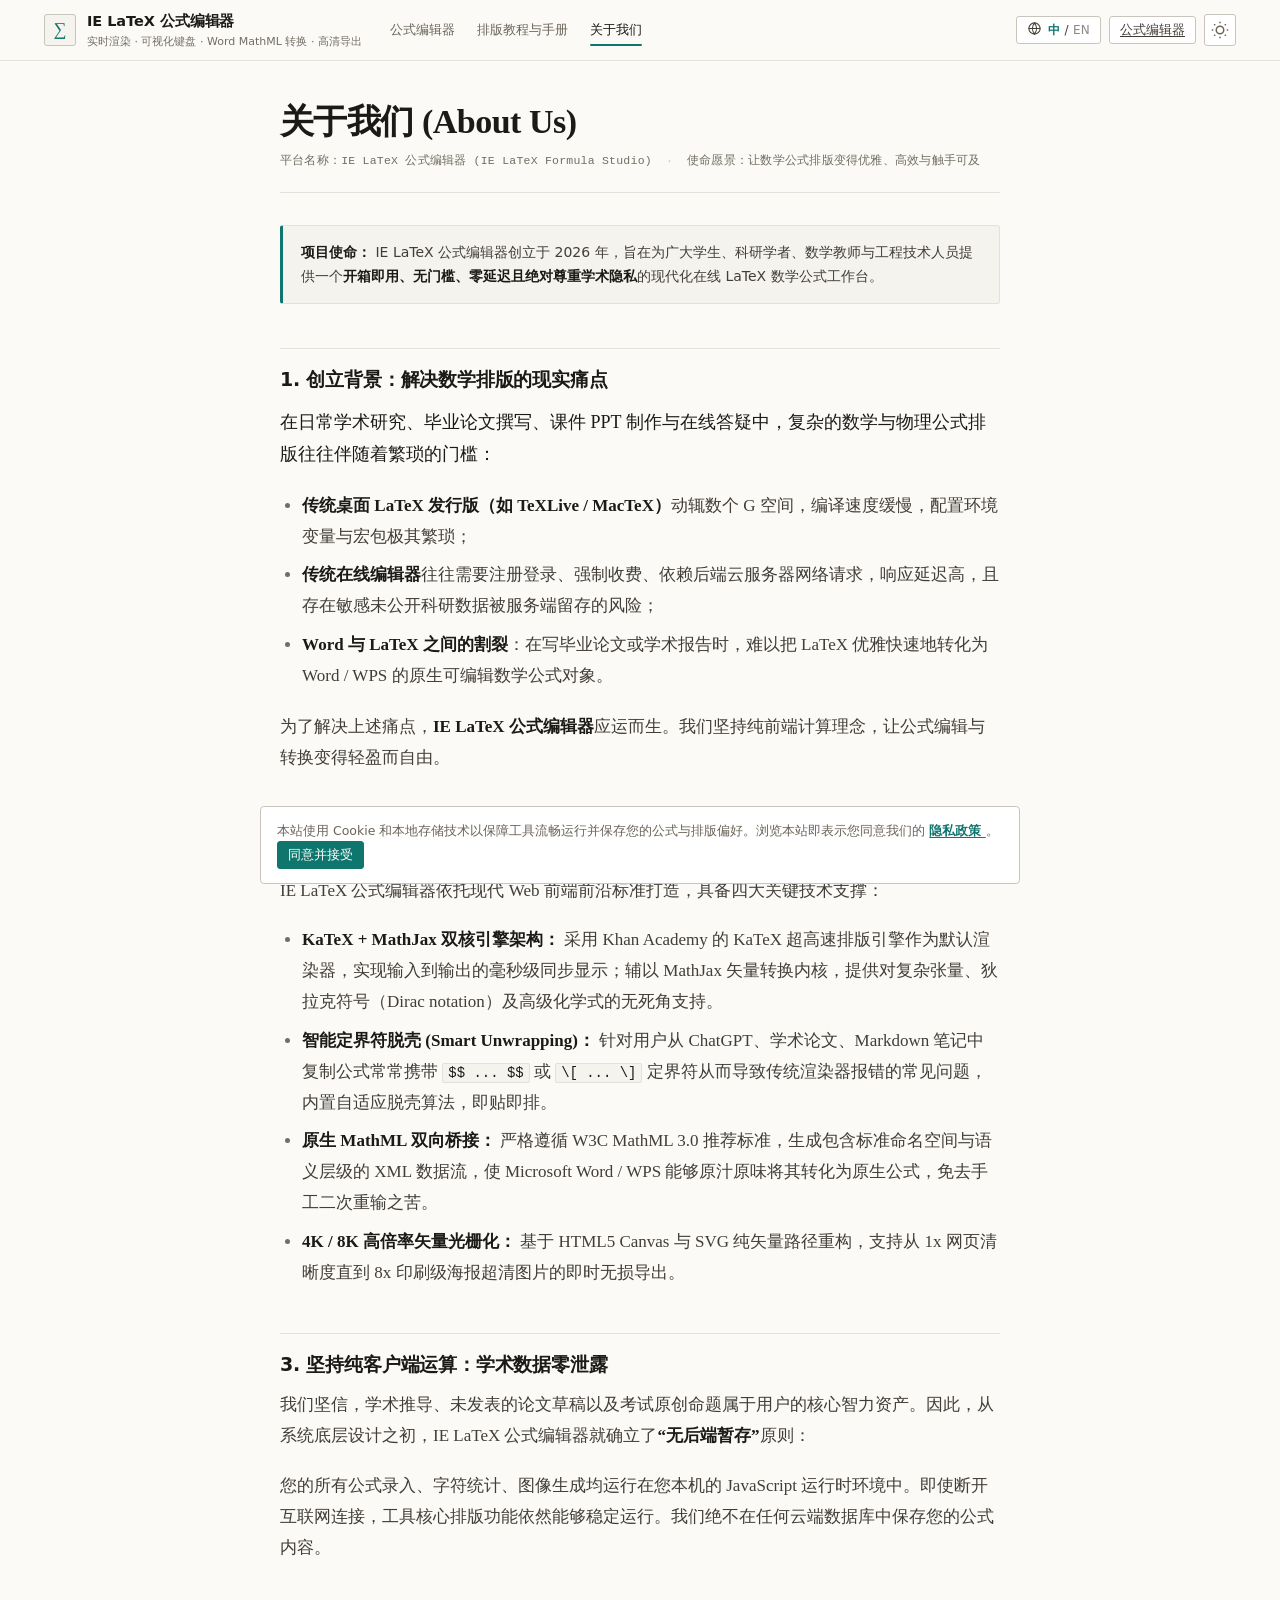
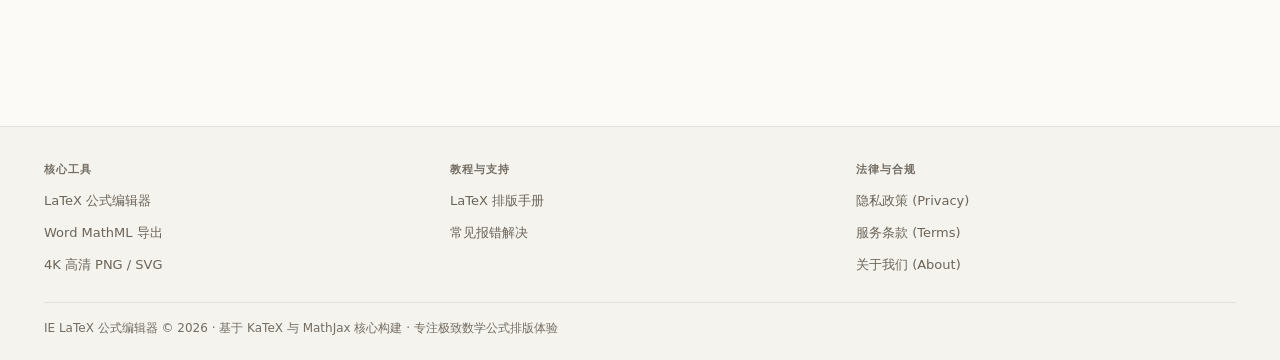
<file: about.html>
<!DOCTYPE html>
<html lang="zh-CN">
<head>
  <meta charset="UTF-8">
  <meta name="viewport" content="width=device-width, initial-scale=1.0">
  <title>关于我们 (About Us) | IE LaTeX 公式编辑器</title>
  <meta name="description" content="了解 IE LaTeX 公式编辑器的创立初衷、核心研发团队、前沿渲染架构与技术愿景。致力于为全球学者、工程师与学生打造极速、纯本地隐私保护的专业数学公式排版工作台。">
  <meta name="robots" content="index, follow">
  <link rel="canonical" href="https://cheemsssssssss.github.io/ebsite/about.html">

  <!-- Google AdSense -->
  <script async src="https://pagead2.googlesyndication.com/pagead/js/adsbygoogle.js?client=ca-pub-3071435062091159"
     crossorigin="anonymous"></script>

  <!-- Stylesheets -->
  <link rel="stylesheet" href="css/style.css">
  <link rel="stylesheet" href="css/content.css">
</head>
<body>

  <!-- Header -->
  <header class="site-header">
    <div class="header-container">
      <a href="index.html" class="brand-logo">
        <div class="brand-icon">∑</div>
        <div class="brand-text">
          <span class="brand-title" data-i18n="app_title">IE LaTeX 公式编辑器</span>
          <p data-i18n="app_subtitle">实时渲染 · Word MathML 转换 · 高清导出</p>
        </div>
      </a>

      <!-- Navigation Links -->
      <nav class="header-nav">
        <a href="index.html" class="nav-link" data-i18n="nav_editor">公式编辑器</a>
        <a href="guide.html" class="nav-link" data-i18n="nav_guide">排版教程与手册</a>
        <a href="about.html" class="nav-link active" data-i18n="nav_about">关于我们</a>
      </nav>

      <div class="header-actions">
        <!-- Language Switcher Button -->
        <button id="btn-lang-toggle" class="btn btn-secondary btn-sm" title="Switch Language / 切换语言">
          <span class="icon-inline"><svg viewBox="0 0 24 24" width="15" height="15" fill="none" stroke="currentColor" stroke-width="1.7" stroke-linecap="round" stroke-linejoin="round" aria-hidden="true"><circle cx="12" cy="12" r="9"/><path d="M3 12h18"/><path d="M12 3a15 15 0 0 1 0 18a15 15 0 0 1 0-18z"/></svg></span>
          <span id="lang-label">EN</span>
        </button>
        <a href="index.html" class="btn btn-secondary btn-sm" data-i18n="nav_editor">返回编辑器</a>
        <button id="btn-theme-toggle" class="btn-icon" title="切换深色/浅色模式">
          <svg id="theme-icon-sun" width="18" height="18" viewBox="0 0 24 24" fill="none" stroke="currentColor" stroke-width="2"><circle cx="12" cy="12" r="5"/><path d="M12 1v2M12 21v2M4.22 4.22l1.42 1.42M18.36 18.36l1.42 1.42M1 12h2M21 12h2M4.22 19.78l1.42-1.42M18.36 5.64l1.42-1.42"/></svg>
          <svg id="theme-icon-moon" style="display:none;" width="18" height="18" viewBox="0 0 24 24" fill="none" stroke="currentColor" stroke-width="2"><path d="M21 12.79A9 9 0 1 1 11.21 3 7 7 0 0 0 21 12.79z"/></svg>
        </button>
      </div>
    </div>
  </header>

  <!-- Main Content -->
  <main class="content-page-wrapper">
    <article class="content-article">

      <!-- ================= CHINESE VERSION ================= -->
      <div class="lang-zh">
        <div class="content-header">
          <h1>关于我们 (About Us)</h1>
          <div class="content-meta">
            <span>平台名称：IE LaTeX 公式编辑器 (IE LaTeX Formula Studio)</span>
            <span>使命愿景：让数学公式排版变得优雅、高效与触手可及</span>
          </div>
        </div>

        <div class="content-body">
          <div class="callout-box">
            <p><strong>项目使命：</strong> IE LaTeX 公式编辑器创立于 2026 年，旨在为广大学生、科研学者、数学教师与工程技术人员提供一个<strong>开箱即用、无门槛、零延迟且绝对尊重学术隐私</strong>的现代化在线 LaTeX 数学公式工作台。</p>
          </div>

          <h2>1. 创立背景：解决数学排版的现实痛点</h2>
          <p>在日常学术研究、毕业论文撰写、课件 PPT 制作与在线答疑中，复杂的数学与物理公式排版往往伴随着繁琐的门槛：</p>
          <ul>
            <li><strong>传统桌面 LaTeX 发行版（如 TeXLive / MacTeX）</strong>动辄数个 G 空间，编译速度缓慢，配置环境变量与宏包极其繁琐；</li>
            <li><strong>传统在线编辑器</strong>往往需要注册登录、强制收费、依赖后端云服务器网络请求，响应延迟高，且存在敏感未公开科研数据被服务端留存的风险；</li>
            <li><strong>Word 与 LaTeX 之间的割裂</strong>：在写毕业论文或学术报告时，难以把 LaTeX 优雅快速地转化为 Word / WPS 的原生可编辑数学公式对象。</li>
          </ul>
          <p>为了解决上述痛点，<strong>IE LaTeX 公式编辑器</strong>应运而生。我们坚持纯前端计算理念，让公式编辑与转换变得轻盈而自由。</p>

          <h2>2. 核心技术优势与架构</h2>
          <p>IE LaTeX 公式编辑器依托现代 Web 前端前沿标准打造，具备四大关键技术支撑：</p>
          <ul>
            <li><strong>KaTeX + MathJax 双核引擎架构：</strong> 采用 Khan Academy 的 KaTeX 超高速排版引擎作为默认渲染器，实现输入到输出的毫秒级同步显示；辅以 MathJax 矢量转换内核，提供对复杂张量、狄拉克符号（Dirac notation）及高级化学式的无死角支持。</li>
            <li><strong>智能定界符脱壳 (Smart Unwrapping)：</strong> 针对用户从 ChatGPT、学术论文、Markdown 笔记中复制公式常常携带 <code>$$ ... $$</code> 或 <code>\[ ... \]</code> 定界符从而导致传统渲染器报错的常见问题，内置自适应脱壳算法，即贴即排。</li>
            <li><strong>原生 MathML 双向桥接：</strong> 严格遵循 W3C MathML 3.0 推荐标准，生成包含标准命名空间与语义层级的 XML 数据流，使 Microsoft Word / WPS 能够原汁原味将其转化为原生公式，免去手工二次重输之苦。</li>
            <li><strong>4K / 8K 高倍率矢量光栅化：</strong> 基于 HTML5 Canvas 与 SVG 纯矢量路径重构，支持从 1x 网页清晰度直到 8x 印刷级海报超清图片的即时无损导出。</li>
          </ul>

          <h2>3. 坚持纯客户端运算：学术数据零泄露</h2>
          <p>我们坚信，学术推导、未发表的论文草稿以及考试原创命题属于用户的核心智力资产。因此，从系统底层设计之初，IE LaTeX 公式编辑器就确立了<strong>“无后端暂存”</strong>原则：</p>
          <p>您的所有公式录入、字符统计、图像生成均运行在您本机的 JavaScript 运行时环境中。即使断开互联网连接，工具核心排版功能依然能够稳定运行。我们绝不在任何云端数据库中保存您的公式内容。</p>
        </div>
      </div>

      <!-- ================= ENGLISH VERSION ================= -->
      <div class="lang-en">
        <div class="content-header">
          <h1>About Us</h1>
          <div class="content-meta">
            <span>Platform: IE LaTeX Formula Studio</span>
            <span>Mission: Making mathematical typesetting elegant, accessible, and ultra-fast</span>
          </div>
        </div>

        <div class="content-body">
          <div class="callout-box">
            <p><strong>Our Mission:</strong> Founded in 2026, the IE LaTeX Formula Editor is dedicated to providing students, researchers, mathematics educators, and software engineers with an <strong>instant, zero-latency, and 100% privacy-respecting</strong> modern web environment for LaTeX mathematical typesetting.</p>
          </div>

          <h2>1. Origin: Overcoming Mathematical Publishing Pain Points</h2>
          <p>Typesetting mathematical, physical, and chemical formulas during thesis writing, conference presentations, and lecture preparation has traditionally been cumbersome:</p>
          <ul>
            <li><strong>Bulky desktop TeX distributions (TeXLive, MacTeX)</strong> occupy gigabytes of storage, require complex environment setup, and suffer from slow compilation cycles;</li>
            <li><strong>Traditional cloud editors</strong> frequently require user registration, charge high subscriptions, rely on slow backend servers, and risk leaking sensitive unreleased research data;</li>
            <li><strong>Disconnection between Word and LaTeX</strong>: Authors writing dissertations in Microsoft Word or WPS often struggle to import LaTeX code into native, editable equation objects.</li>
          </ul>
          <p>To eliminate these roadblocks, <strong>IE LaTeX Formula Editor</strong> was created. We embrace client-side computing to keep mathematical formatting effortless, instantaneous, and freely accessible.</p>

          <h2>2. Core Technical Architecture</h2>
          <p>Engineered with modern Web standards, IE LaTeX Formula Editor is powered by four primary technical pillars:</p>
          <ul>
            <li><strong>Dual-Engine Synergy (KaTeX + MathJax):</strong> Leverages Khan Academy's KaTeX for sub-millisecond typing responsiveness, backed by MathJax for advanced tensor notation, Dirac bra-ket states, and chemical mhchem symbols.</li>
            <li><strong>Smart Delimiter Unwrapping:</strong> Automatically strips outer wrappers such as <code>$$ ... $$</code> or <code>\[ ... \]</code> copied from AI tools or Markdown editors, eliminating syntax errors before parsing begins.</li>
            <li><strong>Native Word MathML Bridge:</strong> Generates W3C-compliant MathML 3.0 XML that can be pasted directly into Microsoft Word and WPS via <code>Ctrl + V</code> as native, interactive equations.</li>
            <li><strong>4K / 8K High-DPI Vector Rasterization:</strong> Re-renders formulas onto scalable HTML5 Canvas and clean SVG vector paths, enabling lossless exports up to 8x resolution for journal publication and academic posters.</li>
          </ul>

          <h2>3. Strict Local Client-Side Computing: Zero Data Leakage</h2>
          <p>We firmly believe that preliminary equations, unreleased proofs, and exam questions are valuable intellectual property. Our platform is built on an absolute <strong>Zero-Cloud-Storage</strong> policy:</p>
          <p>Every formula keystroke, character count, and image generation runs entirely within your device's browser sandbox. Your formulas are never transmitted or stored on any external server. The editor remains fully functional even in offline environments.</p>
        </div>
      </div>

    </article>
  </main>

  <!-- Multi-column Compliant Footer -->
  <footer class="site-footer">
    <div class="footer-container">
      <div class="footer-links-grid">
        <div class="footer-col">
          <h4 data-i18n="footer_tools">核心工具</h4>
          <ul>
            <li><a href="index.html" data-i18n="footer_editor">LaTeX 公式编辑器</a></li>
            <li><a href="guide.html#word-mathml" data-i18n="footer_word">Word MathML 导出</a></li>
            <li><a href="guide.html#image-export" data-i18n="footer_png">4K 高清 PNG / SVG</a></li>
          </ul>
        </div>
        <div class="footer-col">
          <h4 data-i18n="footer_docs">教程与支持</h4>
          <ul>
            <li><a href="guide.html" data-i18n="footer_guide">LaTeX 排版手册</a></li>
            <li><a href="guide.html#faq" data-i18n="footer_faq">常见报错解决</a></li>
          </ul>
        </div>
        <div class="footer-col">
          <h4 data-i18n="footer_legal">法律与合规</h4>
          <ul>
            <li><a href="privacy.html" data-i18n="footer_privacy">隐私政策 (Privacy)</a></li>
            <li><a href="terms.html" data-i18n="footer_terms">服务条款 (Terms)</a></li>
            <li><a href="about.html" data-i18n="footer_about">关于我们 (About)</a></li>
          </ul>
        </div>
      </div>
      <div class="footer-bottom">
        <p data-i18n="footer_copyright">IE LaTeX 公式编辑器 &copy; 2026 · 基于 KaTeX 与 MathJax 核心构建 · 专注极致数学公式排版体验</p>
      </div>
    </div>
  </footer>

  <script src="js/i18n.js?v=2"></script>
  <script src="js/cookie-banner.js"></script>
  <script>
    const btnTheme = document.getElementById('btn-theme-toggle');
    const sun = document.getElementById('theme-icon-sun');
    const moon = document.getElementById('theme-icon-moon');
    const isDark = localStorage.getItem('latex_theme') === 'dark';
    if (isDark) {
      document.body.classList.add('dark-theme');
      if (sun) sun.style.display = 'none';
      if (moon) moon.style.display = 'block';
    }
    if (btnTheme) {
      btnTheme.addEventListener('click', () => {
        const dark = document.body.classList.toggle('dark-theme');
        localStorage.setItem('latex_theme', dark ? 'dark' : 'light');
        if (sun) sun.style.display = dark ? 'none' : 'block';
        if (moon) moon.style.display = dark ? 'block' : 'none';
      });
    }
  </script>
</body>
</html>
</file>
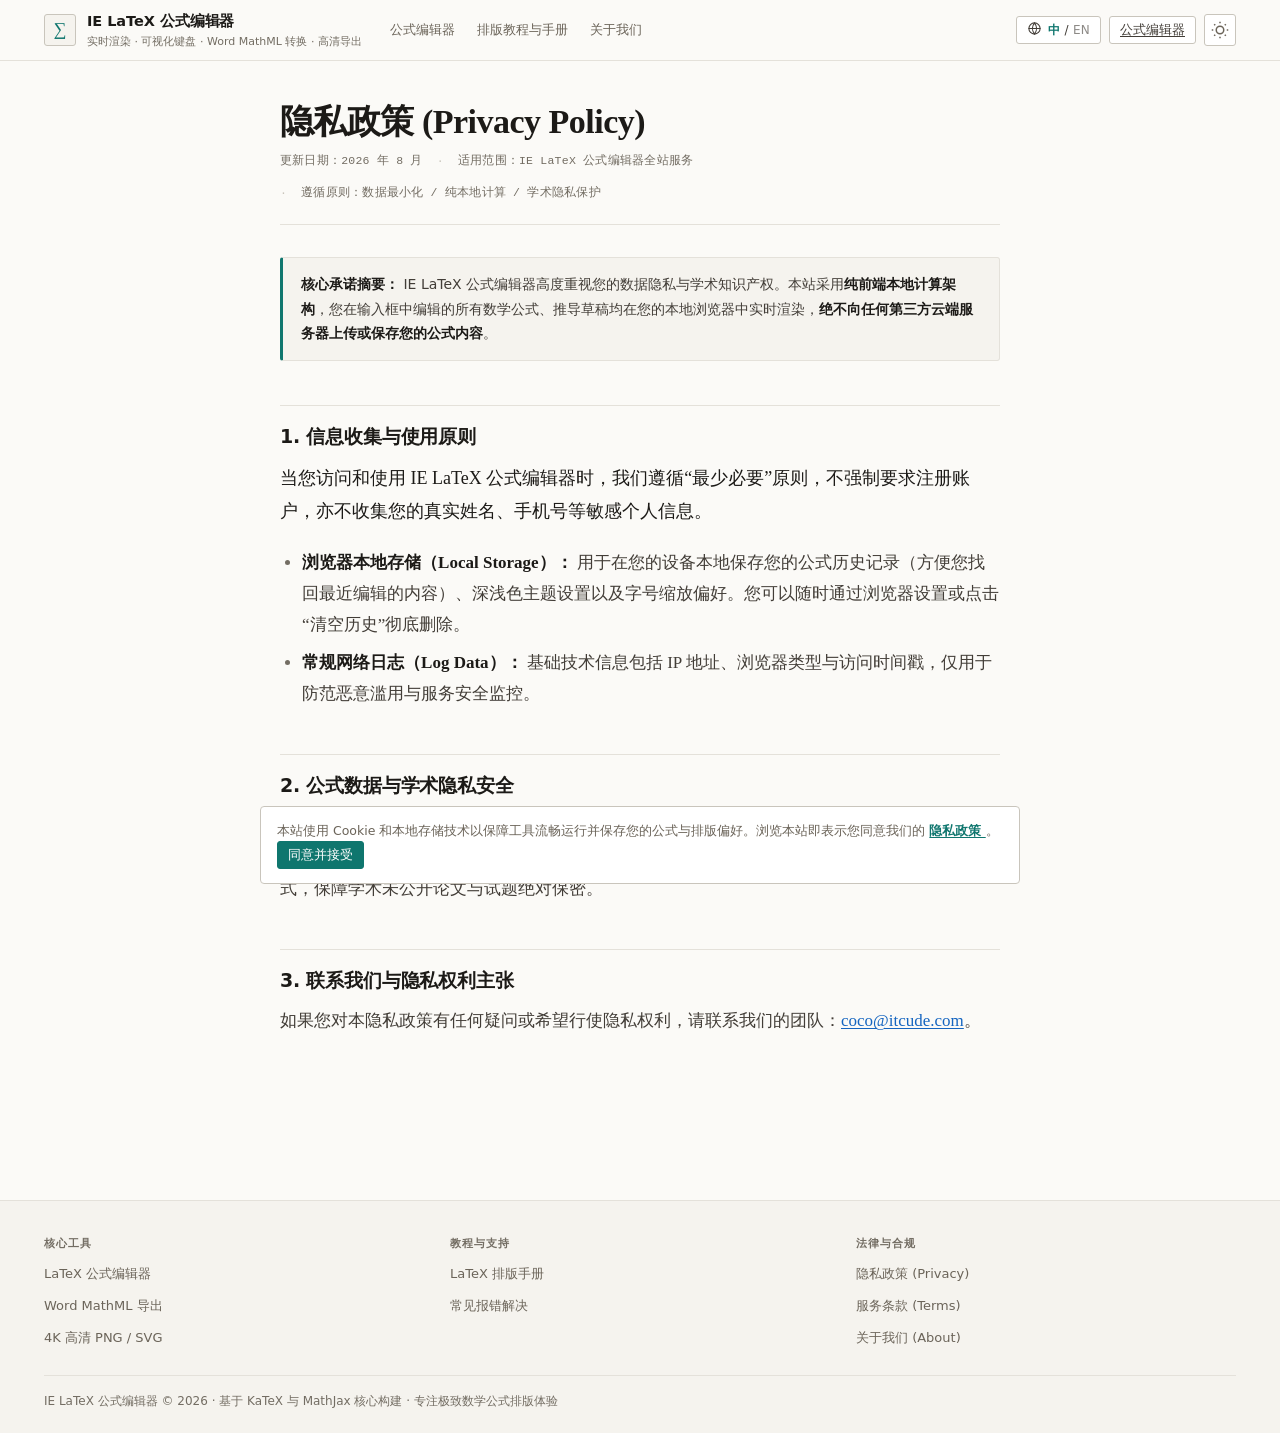
<file: privacy.html>
<!DOCTYPE html>
<html lang="zh-CN">
<head>
  <meta charset="UTF-8">
  <meta name="viewport" content="width=device-width, initial-scale=1.0">
  <title>隐私政策 (Privacy Policy) | IE LaTeX 公式编辑器</title>
  <meta name="description" content="IE LaTeX 公式编辑器的隐私权政策。详细说明本站的数据处理原则、纯本地计算隐私保障、本地存储使用规范及用户权利。">
  <meta name="robots" content="index, follow">
  <link rel="canonical" href="https://cheemsssssssss.github.io/ebsite/privacy.html">

  <!-- Google AdSense -->
  <script async src="https://pagead2.googlesyndication.com/pagead/js/adsbygoogle.js?client=ca-pub-3071435062091159"
     crossorigin="anonymous"></script>

  <!-- Stylesheets -->
  <link rel="stylesheet" href="css/style.css">
  <link rel="stylesheet" href="css/content.css">
</head>
<body>

  <!-- Header -->
  <header class="site-header">
    <div class="header-container">
      <a href="index.html" class="brand-logo">
        <div class="brand-icon">∑</div>
        <div class="brand-text">
          <span class="brand-title" data-i18n="app_title">IE LaTeX 公式编辑器</span>
          <p data-i18n="app_subtitle">实时渲染 · Word MathML 转换 · 高清导出</p>
        </div>
      </a>

      <!-- Navigation Links -->
      <nav class="header-nav">
        <a href="index.html" class="nav-link" data-i18n="nav_editor">公式编辑器</a>
        <a href="guide.html" class="nav-link" data-i18n="nav_guide">排版教程与手册</a>
        <a href="about.html" class="nav-link" data-i18n="nav_about">关于我们</a>
      </nav>

      <div class="header-actions">
        <!-- Language Switcher Button -->
        <button id="btn-lang-toggle" class="btn btn-secondary btn-sm" title="Switch Language / 切换语言">
          <span class="icon-inline"><svg viewBox="0 0 24 24" width="15" height="15" fill="none" stroke="currentColor" stroke-width="1.7" stroke-linecap="round" stroke-linejoin="round" aria-hidden="true"><circle cx="12" cy="12" r="9"/><path d="M3 12h18"/><path d="M12 3a15 15 0 0 1 0 18a15 15 0 0 1 0-18z"/></svg></span>
          <span id="lang-label">EN</span>
        </button>
        <a href="index.html" class="btn btn-secondary btn-sm" data-i18n="nav_editor">返回编辑器</a>
        <button id="btn-theme-toggle" class="btn-icon" title="切换深色/浅色模式">
          <svg id="theme-icon-sun" width="18" height="18" viewBox="0 0 24 24" fill="none" stroke="currentColor" stroke-width="2"><circle cx="12" cy="12" r="5"/><path d="M12 1v2M12 21v2M4.22 4.22l1.42 1.42M18.36 18.36l1.42 1.42M1 12h2M21 12h2M4.22 19.78l1.42-1.42M18.36 5.64l1.42-1.42"/></svg>
          <svg id="theme-icon-moon" style="display:none;" width="18" height="18" viewBox="0 0 24 24" fill="none" stroke="currentColor" stroke-width="2"><path d="M21 12.79A9 9 0 1 1 11.21 3 7 7 0 0 0 21 12.79z"/></svg>
        </button>
      </div>
    </div>
  </header>

  <!-- Main Content -->
  <main class="content-page-wrapper">
    <article class="content-article">

      <!-- ================= CHINESE VERSION ================= -->
      <div class="lang-zh">
        <div class="content-header">
          <h1>隐私政策 (Privacy Policy)</h1>
          <div class="content-meta">
            <span>更新日期：2026 年 8 月</span>
            <span>适用范围：IE LaTeX 公式编辑器全站服务</span>
            <span>遵循原则：数据最小化 / 纯本地计算 / 学术隐私保护</span>
          </div>
        </div>

        <div class="content-body">
          <div class="callout-box">
            <p><strong>核心承诺摘要：</strong> IE LaTeX 公式编辑器高度重视您的数据隐私与学术知识产权。本站采用<strong>纯前端本地计算架构</strong>，您在输入框中编辑的所有数学公式、推导草稿均在您的本地浏览器中实时渲染，<strong>绝不向任何第三方云端服务器上传或保存您的公式内容</strong>。</p>
          </div>

          <h2>1. 信息收集与使用原则</h2>
          <p>当您访问和使用 IE LaTeX 公式编辑器时，我们遵循“最少必要”原则，不强制要求注册账户，亦不收集您的真实姓名、手机号等敏感个人信息。</p>
          <ul>
            <li><strong>浏览器本地存储（Local Storage）：</strong> 用于在您的设备本地保存您的公式历史记录（方便您找回最近编辑的内容）、深浅色主题设置以及字号缩放偏好。您可以随时通过浏览器设置或点击“清空历史”彻底删除。</li>
            <li><strong>常规网络日志（Log Data）：</strong> 基础技术信息包括 IP 地址、浏览器类型与访问时间戳，仅用于防范恶意滥用与服务安全监控。</li>
          </ul>

          <h2>2. 公式数据与学术隐私安全</h2>
          <p>排版内核基于 <strong>KaTeX</strong> 和 <strong>MathJax</strong> 前端脚本执行：所有 LaTeX 代码解析、MathML 生成、SVG 矢量化与图片光栅化<strong>全在您的本机设备中瞬时完成</strong>。我们不会在云端建立任何数据库记录您的公式，保障学术未公开论文与试题绝对保密。</p>

          <h2>3. 联系我们与隐私权利主张</h2>
          <p>如果您对本隐私政策有任何疑问或希望行使隐私权利，请联系我们的团队：<a href="mailto:coco@itcude.com">coco@itcude.com</a>。</p>
        </div>
      </div>

      <!-- ================= ENGLISH VERSION ================= -->
      <div class="lang-en">
        <div class="content-header">
          <h1>Privacy Policy</h1>
          <div class="content-meta">
            <span>Last Updated: August 2026</span>
            <span>Scope: IE LaTeX Formula Studio</span>
            <span>Principles: Data Minimization / 100% Client-Side Privacy / Academic Protection</span>
          </div>
        </div>

        <div class="content-body">
          <div class="callout-box">
            <p><strong>Core Commitment:</strong> The IE LaTeX Formula Editor is committed to protecting your privacy and intellectual property. We use a <strong>100% client-side computing architecture</strong>. Every formula you type or render is processed entirely within your local browser sandbox. <strong>Your formulas are never uploaded to or stored on any external server.</strong></p>
          </div>

          <h2>1. Information Collection & Usage</h2>
          <p>We respect the principle of data minimization. You can use our editor freely without creating an account or providing sensitive personal information.</p>
          <ul>
            <li><strong>Browser Local Storage:</strong> We use HTML5 LocalStorage to remember your recent formula history, dark/light theme preferences, and editor height. This data never leaves your device and can be deleted at any time via your browser settings or the "Clear History" button.</li>
            <li><strong>Standard Web Server Logs:</strong> Basic technical logs such as IP address, browser type, and timestamps are collected solely for cybersecurity maintenance and network stability.</li>
          </ul>

          <h2>2. Strict Formula Confidentiality & Academic Privacy</h2>
          <p>Because our parsing and rendering engines (KaTeX and MathJax) run client-side in your browser's JavaScript runtime, all equation syntax analysis, MathML generation, and PNG rasterizations occur locally. Your unpublished research drafts and examination questions remain strictly confidential.</p>

          <h2>3. Contact Us for Privacy Inquiries</h2>
          <p>If you have any questions regarding this Privacy Policy or wish to exercise your data rights, please contact us at: <a href="mailto:coco@itcude.com">coco@itcude.com</a>.</p>
        </div>
      </div>

    </article>
  </main>

  <!-- Multi-column Compliant Footer -->
  <footer class="site-footer">
    <div class="footer-container">
      <div class="footer-links-grid">
        <div class="footer-col">
          <h4 data-i18n="footer_tools">核心工具</h4>
          <ul>
            <li><a href="index.html" data-i18n="footer_editor">LaTeX 公式编辑器</a></li>
            <li><a href="guide.html#word-mathml" data-i18n="footer_word">Word MathML 导出</a></li>
            <li><a href="guide.html#image-export" data-i18n="footer_png">4K 高清 PNG / SVG</a></li>
          </ul>
        </div>
        <div class="footer-col">
          <h4 data-i18n="footer_docs">教程与支持</h4>
          <ul>
            <li><a href="guide.html" data-i18n="footer_guide">LaTeX 排版手册</a></li>
            <li><a href="guide.html#faq" data-i18n="footer_faq">常见报错解决</a></li>
          </ul>
        </div>
        <div class="footer-col">
          <h4 data-i18n="footer_legal">法律与合规</h4>
          <ul>
            <li><a href="privacy.html" data-i18n="footer_privacy">隐私政策 (Privacy)</a></li>
            <li><a href="terms.html" data-i18n="footer_terms">服务条款 (Terms)</a></li>
            <li><a href="about.html" data-i18n="footer_about">关于我们 (About)</a></li>
          </ul>
        </div>
      </div>
      <div class="footer-bottom">
        <p data-i18n="footer_copyright">IE LaTeX 公式编辑器 &copy; 2026 · 基于 KaTeX 与 MathJax 核心构建 · 专注极致数学公式排版体验</p>
      </div>
    </div>
  </footer>

  <script src="js/i18n.js?v=3"></script>
  <script src="js/cookie-banner.js?v=3"></script>
  <script>
    const btnTheme = document.getElementById('btn-theme-toggle');
    const sun = document.getElementById('theme-icon-sun');
    const moon = document.getElementById('theme-icon-moon');
    const isDark = localStorage.getItem('latex_theme') === 'dark';
    if (isDark) {
      document.body.classList.add('dark-theme');
      if (sun) sun.style.display = 'none';
      if (moon) moon.style.display = 'block';
    }
    if (btnTheme) {
      btnTheme.addEventListener('click', () => {
        const dark = document.body.classList.toggle('dark-theme');
        localStorage.setItem('latex_theme', dark ? 'dark' : 'light');
        if (sun) sun.style.display = dark ? 'none' : 'block';
        if (moon) moon.style.display = dark ? 'block' : 'none';
      });
    }
  </script>
</body>
</html>
</file>
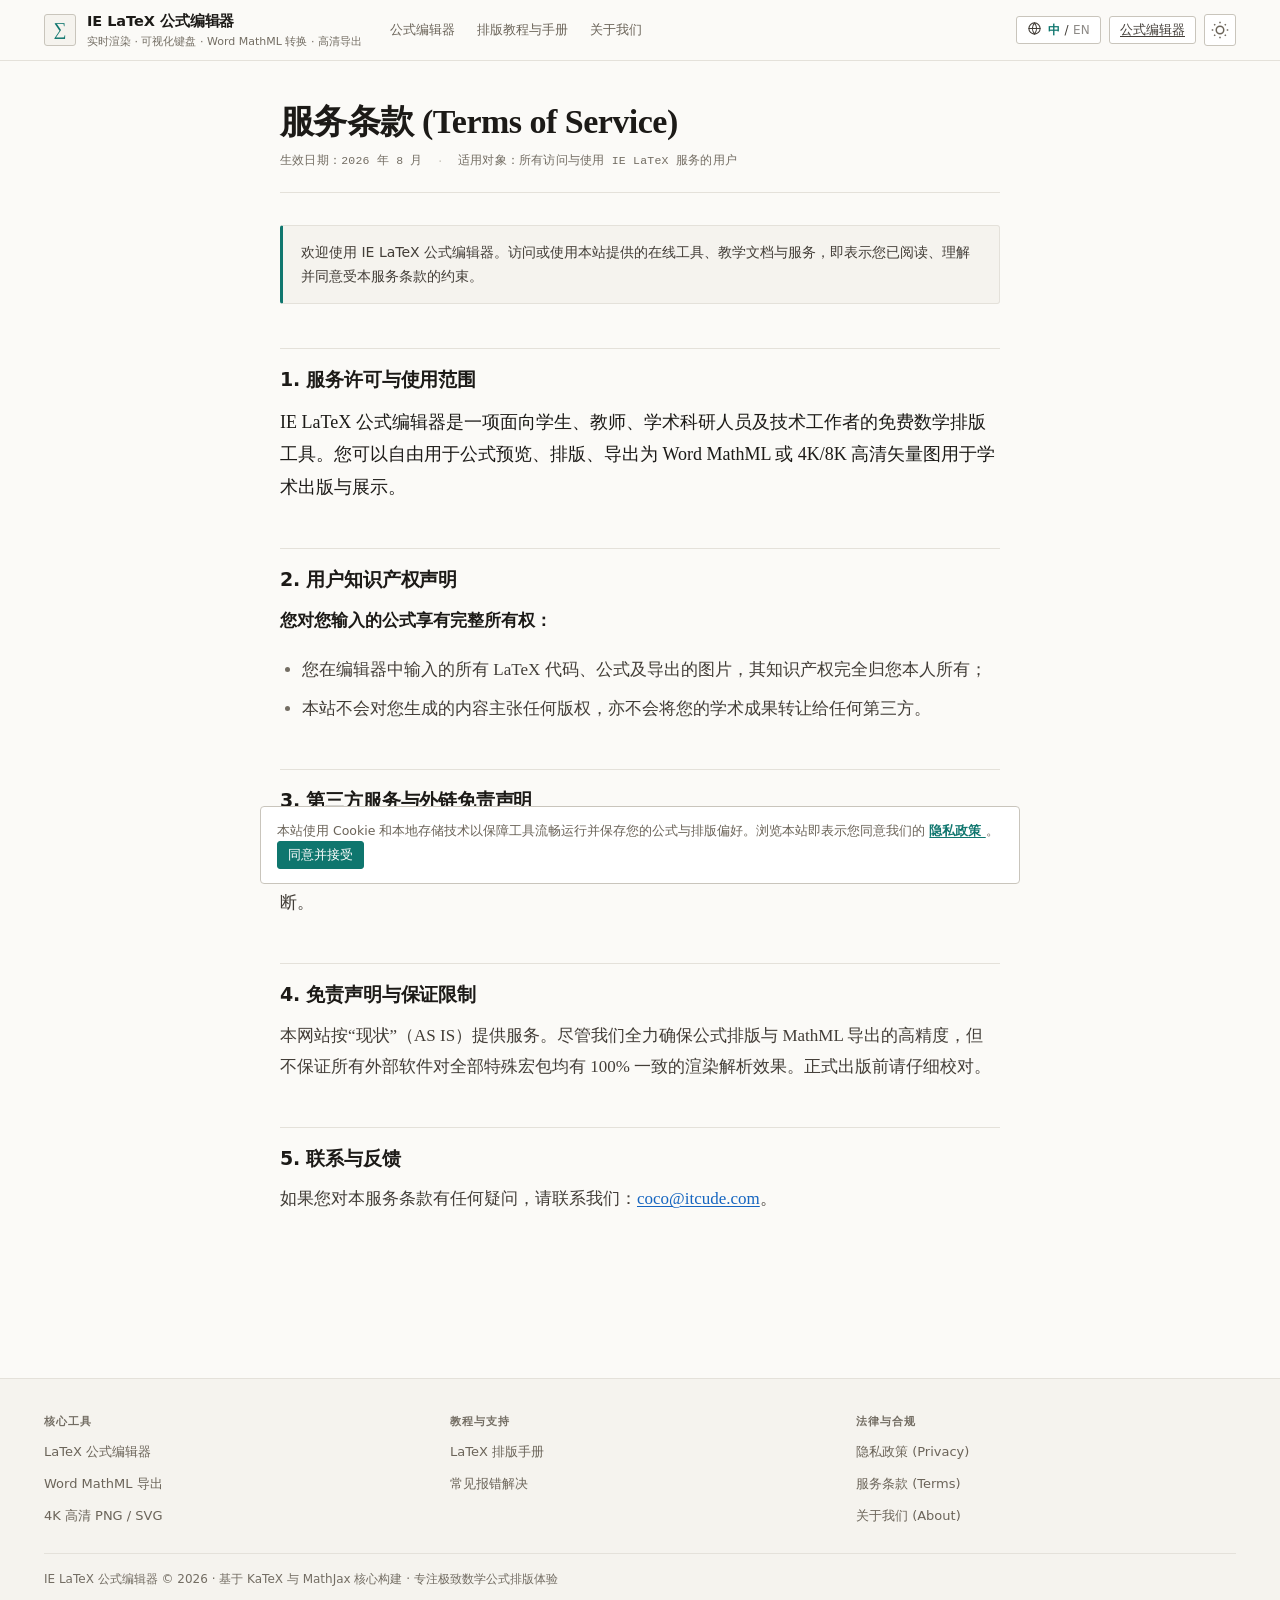
<file: terms.html>
<!DOCTYPE html>
<html lang="zh-CN">
<head>
  <meta charset="UTF-8">
  <meta name="viewport" content="width=device-width, initial-scale=1.0">
  <title>服务条款 (Terms of Service) | IE LaTeX 公式编辑器</title>
  <meta name="description" content="IE LaTeX 公式编辑器的服务条款与使用协议。包含用户权利、知识产权声明、第三方广告免责声明及使用规范。">
  <meta name="robots" content="index, follow">
  <link rel="canonical" href="https://cheemsssssssss.github.io/ebsite/terms.html">

  <!-- Google AdSense -->
  <script async src="https://pagead2.googlesyndication.com/pagead/js/adsbygoogle.js?client=ca-pub-3071435062091159"
     crossorigin="anonymous"></script>

  <!-- Stylesheets -->
  <link rel="stylesheet" href="css/style.css">
  <link rel="stylesheet" href="css/content.css">
</head>
<body>

  <!-- Header -->
  <header class="site-header">
    <div class="header-container">
      <a href="index.html" class="brand-logo">
        <div class="brand-icon">∑</div>
        <div class="brand-text">
          <span class="brand-title" data-i18n="app_title">IE LaTeX 公式编辑器</span>
          <p data-i18n="app_subtitle">实时渲染 · Word MathML 转换 · 高清导出</p>
        </div>
      </a>

      <!-- Navigation Links -->
      <nav class="header-nav">
        <a href="index.html" class="nav-link" data-i18n="nav_editor">公式编辑器</a>
        <a href="guide.html" class="nav-link" data-i18n="nav_guide">排版教程与手册</a>
        <a href="about.html" class="nav-link" data-i18n="nav_about">关于我们</a>
      </nav>

      <div class="header-actions">
        <!-- Language Switcher Button -->
        <button id="btn-lang-toggle" class="btn btn-secondary btn-sm" title="Switch Language / 切换语言">
          <span class="icon-inline"><svg viewBox="0 0 24 24" width="15" height="15" fill="none" stroke="currentColor" stroke-width="1.7" stroke-linecap="round" stroke-linejoin="round" aria-hidden="true"><circle cx="12" cy="12" r="9"/><path d="M3 12h18"/><path d="M12 3a15 15 0 0 1 0 18a15 15 0 0 1 0-18z"/></svg></span>
          <span id="lang-label">EN</span>
        </button>
        <a href="index.html" class="btn btn-secondary btn-sm" data-i18n="nav_editor">返回编辑器</a>
        <button id="btn-theme-toggle" class="btn-icon" title="切换深色/浅色模式">
          <svg id="theme-icon-sun" width="18" height="18" viewBox="0 0 24 24" fill="none" stroke="currentColor" stroke-width="2"><circle cx="12" cy="12" r="5"/><path d="M12 1v2M12 21v2M4.22 4.22l1.42 1.42M18.36 18.36l1.42 1.42M1 12h2M21 12h2M4.22 19.78l1.42-1.42M18.36 5.64l1.42-1.42"/></svg>
          <svg id="theme-icon-moon" style="display:none;" width="18" height="18" viewBox="0 0 24 24" fill="none" stroke="currentColor" stroke-width="2"><path d="M21 12.79A9 9 0 1 1 11.21 3 7 7 0 0 0 21 12.79z"/></svg>
        </button>
      </div>
    </div>
  </header>

  <!-- Main Content -->
  <main class="content-page-wrapper">
    <article class="content-article">

      <!-- ================= CHINESE VERSION ================= -->
      <div class="lang-zh">
        <div class="content-header">
          <h1>服务条款 (Terms of Service)</h1>
          <div class="content-meta">
            <span>生效日期：2026 年 8 月</span>
            <span>适用对象：所有访问与使用 IE LaTeX 服务的用户</span>
          </div>
        </div>

        <div class="content-body">
          <div class="callout-box">
            <p>欢迎使用 IE LaTeX 公式编辑器。访问或使用本站提供的在线工具、教学文档与服务，即表示您已阅读、理解并同意受本服务条款的约束。</p>
          </div>

          <h2>1. 服务许可与使用范围</h2>
          <p>IE LaTeX 公式编辑器是一项面向学生、教师、学术科研人员及技术工作者的免费数学排版工具。您可以自由用于公式预览、排版、导出为 Word MathML 或 4K/8K 高清矢量图用于学术出版与展示。</p>

          <h2>2. 用户知识产权声明</h2>
          <p><strong>您对您输入的公式享有完整所有权：</strong></p>
          <ul>
            <li>您在编辑器中输入的所有 LaTeX 代码、公式及导出的图片，其知识产权完全归您本人所有；</li>
            <li>本站不会对您生成的内容主张任何版权，亦不会将您的学术成果转让给任何第三方。</li>
          </ul>

          <h2>3. 第三方服务与外链免责声明</h2>
          <p>本网站可能展示由第三方服务网络自动匹配的推荐内容或外部参考链接。本站不直接代表任何第三方服务商，亦不对第三方推广的产品或外部网站的真实性承担连带责任。请遵循理性独立判断。</p>

          <h2>4. 免责声明与保证限制</h2>
          <p>本网站按“现状”（AS IS）提供服务。尽管我们全力确保公式排版与 MathML 导出的高精度，但不保证所有外部软件对全部特殊宏包均有 100% 一致的渲染解析效果。正式出版前请仔细校对。</p>

          <h2>5. 联系与反馈</h2>
          <p>如果您对本服务条款有任何疑问，请联系我们：<a href="mailto:coco@itcude.com">coco@itcude.com</a>。</p>
        </div>
      </div>

      <!-- ================= ENGLISH VERSION ================= -->
      <div class="lang-en">
        <div class="content-header">
          <h1>Terms of Service</h1>
          <div class="content-meta">
            <span>Effective Date: August 2026</span>
            <span>Applicability: All users of IE LaTeX Formula Studio</span>
          </div>
        </div>

        <div class="content-body">
          <div class="callout-box">
            <p>Welcome to IE LaTeX Formula Editor. By accessing or using our online tool, typesetting documentation, and export services, you agree to be bound by these Terms of Service.</p>
          </div>

          <h2>1. Service License & Scope of Use</h2>
          <p>IE LaTeX Formula Editor is a free web-based utility for students, researchers, teachers, and engineers. You are granted a personal, non-exclusive license to preview, format, and export mathematical formulas to Word MathML, SVG vectors, or high-DPI PNG images for academic, educational, or commercial publishing.</p>

          <h2>2. Intellectual Property Rights</h2>
          <p><strong>You retain 100% ownership of your formulas:</strong></p>
          <ul>
            <li>All LaTeX equations, mathematical proofs, and exported graphics generated by you remain your sole intellectual property;</li>
            <li>We claim no copyright or ownership over any equations created using our platform, nor do we license them to third parties.</li>
          </ul>

          <h2>3. Third-Party Services & Links Disclaimer</h2>
          <p>This website may display content, resources, or links provided by third-party services. We do not endorse specific third-party products, nor are we liable for the accuracy or integrity of content on external websites accessed through external links.</p>

          <h2>4. Disclaimer of Warranties</h2>
          <p>This service is provided "AS IS" and "AS AVAILABLE". While we strive for maximum typesetting precision and W3C MathML fidelity across Word and WPS, we make no warranties that external processors will render every non-standard macro identically. Always review output prior to final publication.</p>

          <h2>5. Contact Information</h2>
          <p>For inquiries regarding these Terms of Service, please contact us at: <a href="mailto:coco@itcude.com">coco@itcude.com</a>.</p>
        </div>
      </div>

    </article>
  </main>

  <!-- Multi-column Compliant Footer -->
  <footer class="site-footer">
    <div class="footer-container">
      <div class="footer-links-grid">
        <div class="footer-col">
          <h4 data-i18n="footer_tools">核心工具</h4>
          <ul>
            <li><a href="index.html" data-i18n="footer_editor">LaTeX 公式编辑器</a></li>
            <li><a href="guide.html#word-mathml" data-i18n="footer_word">Word MathML 导出</a></li>
            <li><a href="guide.html#image-export" data-i18n="footer_png">4K 高清 PNG / SVG</a></li>
          </ul>
        </div>
        <div class="footer-col">
          <h4 data-i18n="footer_docs">教程与支持</h4>
          <ul>
            <li><a href="guide.html" data-i18n="footer_guide">LaTeX 排版手册</a></li>
            <li><a href="guide.html#faq" data-i18n="footer_faq">常见报错解决</a></li>
          </ul>
        </div>
        <div class="footer-col">
          <h4 data-i18n="footer_legal">法律与合规</h4>
          <ul>
            <li><a href="privacy.html" data-i18n="footer_privacy">隐私政策 (Privacy)</a></li>
            <li><a href="terms.html" data-i18n="footer_terms">服务条款 (Terms)</a></li>
            <li><a href="about.html" data-i18n="footer_about">关于我们 (About)</a></li>
          </ul>
        </div>
      </div>
      <div class="footer-bottom">
        <p data-i18n="footer_copyright">IE LaTeX 公式编辑器 &copy; 2026 · 基于 KaTeX 与 MathJax 核心构建 · 专注极致数学公式排版体验</p>
      </div>
    </div>
  </footer>

  <script src="js/i18n.js?v=2"></script>
  <script src="js/cookie-banner.js"></script>
  <script>
    const btnTheme = document.getElementById('btn-theme-toggle');
    const sun = document.getElementById('theme-icon-sun');
    const moon = document.getElementById('theme-icon-moon');
    const isDark = localStorage.getItem('latex_theme') === 'dark';
    if (isDark) {
      document.body.classList.add('dark-theme');
      if (sun) sun.style.display = 'none';
      if (moon) moon.style.display = 'block';
    }
    if (btnTheme) {
      btnTheme.addEventListener('click', () => {
        const dark = document.body.classList.toggle('dark-theme');
        localStorage.setItem('latex_theme', dark ? 'dark' : 'light');
        if (sun) sun.style.display = dark ? 'none' : 'block';
        if (moon) moon.style.display = dark ? 'block' : 'none';
      });
    }
  </script>
</body>
</html>
</file>
<file: css/style.css>
/* ==========================================================================
   IE LaTeX Studio — Design System
   "Typeset": paper canvas, hairline rules, one accent, serif for reading,
   sans for controls, mono for source. No cards, no shadows, no gradients.
   ========================================================================== */

/* --------------------------------------------------------------------------
   1. Tokens
   -------------------------------------------------------------------------- */
:root {
  /* Paper & ink */
  --canvas: #fbfaf7;
  --pane: #ffffff;
  --surface: #f5f3ee;
  --surface-2: #eeece6;
  --stage: #ffffff;

  --ink: #1c1a17;
  --ink-2: #423d37;
  --muted: #6b6459;
  --faint: #736d63;

  --rule: #e4e1da;
  --rule-strong: #c9c5bc;

  /* Single accent */
  --accent: #0f766e;
  --accent-hover: #0b5f58;
  --accent-tint: #eaf2f0;

  /* Semantic (badges & messages only) */
  --link: #1565c0;
  --danger: #b3261e;
  --danger-tint: #fbeceb;
  --success: #0f7b3f;
  --success-tint: #e9f5ee;
  --warning: #8f5514;
  --warning-tint: #fbf1e4;

  /* Type */
  --font-sans: "Inter", "PingFang SC", "HarmonyOS Sans SC", "Hiragino Sans GB",
    "Microsoft YaHei", "Segoe UI", system-ui, -apple-system, sans-serif;
  --font-serif: "Source Han Serif SC", "Noto Serif SC", "Songti SC", "STSong",
    "SimSun", Georgia, "Times New Roman", serif;
  --font-mono: "JetBrains Mono", "IBM Plex Mono", "SF Mono", "Cascadia Code",
    Menlo, Consolas, "Liberation Mono", monospace;

  /* Shape & motion */
  --radius-sm: 3px;
  --radius-md: 4px;
  --radius-lg: 5px;
  --radius-full: 999px;
  --ease: cubic-bezier(0.2, 0, 0.2, 1);
  --transition-normal: all 0.14s var(--ease);

  /* Legacy aliases — inline styles and i18n.js still reference these names */
  --brand-primary: var(--accent);
  --brand-primary-hover: var(--accent-hover);
  --brand-light: var(--accent-tint);
  --brand-glow: rgba(15, 118, 110, 0.18);
  --bg-primary: var(--canvas);
  --bg-secondary: var(--pane);
  --bg-tertiary: var(--surface);
  --bg-elevated: var(--pane);
  --text-primary: var(--ink);
  --text-secondary: var(--muted);
  --text-muted: var(--faint);
  --border-color: var(--rule);
  --success-light: var(--success-tint);
  --danger-light: var(--danger-tint);
  --warning-light: var(--warning-tint);
  --shadow-sm: none;
  --shadow-md: none;
  --shadow-lg: none;
  --shadow-xl: none;
}

body.dark-theme {
  --canvas: #131211;
  --pane: #1a1917;
  --surface: #201e1b;
  --surface-2: #262420;
  --stage: #100f0d;

  --ink: #f0ece4;
  --ink-2: #d6d0c6;
  --muted: #a39d93;
  --faint: #948d84;

  --rule: #2c2a26;
  --rule-strong: #403c35;

  --accent: #4cc8b8;
  --accent-hover: #6fd8ca;
  --accent-tint: rgba(76, 200, 184, 0.12);

  --link: #7fb3f0;
  --danger: #f08a82;
  --danger-tint: rgba(240, 138, 130, 0.12);
  --success: #6ecf94;
  --success-tint: rgba(110, 207, 148, 0.12);
  --warning: #e0b072;
  --warning-tint: rgba(224, 176, 114, 0.12);

  --brand-glow: rgba(76, 200, 184, 0.2);
}

/* --------------------------------------------------------------------------
   2. Base
   -------------------------------------------------------------------------- */
*,
*::before,
*::after {
  box-sizing: border-box;
}

html {
  -webkit-text-size-adjust: 100%;
  scroll-behavior: smooth;
  scroll-padding-top: 76px;
}

body {
  margin: 0;
  background: var(--canvas);
  color: var(--ink);
  font-family: var(--font-sans);
  font-size: 15px;
  line-height: 1.6;
  -webkit-font-smoothing: antialiased;
  -moz-osx-font-smoothing: grayscale;
  text-rendering: optimizeLegibility;
  transition: background-color 0.18s var(--ease), color 0.18s var(--ease);
}

h1, h2, h3, h4, h5, h6 {
  margin: 0 0 0.6em;
  line-height: 1.3;
  font-weight: 600;
  letter-spacing: -0.01em;
}

p {
  margin: 0 0 1em;
}

a {
  color: var(--link);
  text-decoration-thickness: 1px;
  text-underline-offset: 2px;
}

a:hover {
  color: var(--accent);
}

img,
svg {
  max-width: 100%;
}

code,
kbd,
pre,
samp {
  font-family: var(--font-mono);
  font-size: 0.92em;
}

::selection {
  background: var(--accent-tint);
  color: var(--ink);
}

:focus-visible {
  outline: 2px solid var(--accent);
  outline-offset: 2px;
  border-radius: 2px;
}

.sr-only {
  position: absolute;
  width: 1px;
  height: 1px;
  padding: 0;
  margin: -1px;
  overflow: hidden;
  clip: rect(0, 0, 0, 0);
  white-space: nowrap;
  border: 0;
}

/* Bilingual visibility */
html[lang="en"] .lang-zh,
html[lang="zh-CN"] .lang-en,
html:not([lang="en"]) .lang-en {
  display: none;
}

/* --------------------------------------------------------------------------
   3. Header
   -------------------------------------------------------------------------- */
.site-header {
  position: sticky;
  top: 0;
  z-index: 80;
  background: var(--canvas);
  border-bottom: 1px solid var(--rule);
}

.header-container {
  display: flex;
  align-items: center;
  gap: 28px;
  max-width: 1240px;
  margin: 0 auto;
  padding: 0 24px;
  height: 60px;
}

.brand-logo {
  display: flex;
  align-items: center;
  gap: 11px;
  min-width: 0;
  text-decoration: none;
}

.brand-icon {
  display: grid;
  place-items: center;
  width: 32px;
  height: 32px;
  flex: 0 0 auto;
  border: 1px solid var(--rule-strong);
  border-radius: var(--radius-sm);
  background: var(--surface);
  color: var(--accent);
  font-family: var(--font-serif);
  font-size: 18px;
  line-height: 1;
  padding-bottom: 2px;
}

.brand-text {
  min-width: 0;
}

.brand-text h1,
.brand-text .brand-title {
  display: block;
  margin: 0;
  font-size: 14.5px;
  font-weight: 600;
  letter-spacing: -0.005em;
  white-space: nowrap;
  color: var(--ink);
}

.brand-text p {
  margin: 1px 0 0;
  font-size: 11px;
  line-height: 1.4;
  color: var(--faint);
  white-space: nowrap;
  overflow: hidden;
  text-overflow: ellipsis;
}

.header-nav {
  display: flex;
  align-items: center;
  gap: 22px;
  min-width: 0;
}

.nav-link {
  position: relative;
  padding: 4px 0;
  font-size: 13px;
  color: var(--muted);
  text-decoration: none;
  white-space: nowrap;
  transition: color 0.14s var(--ease);
}

.nav-link:hover {
  color: var(--ink);
}

.nav-link.active {
  color: var(--ink);
  font-weight: 500;
}

.nav-link.active::after {
  content: "";
  position: absolute;
  left: 0;
  right: 0;
  bottom: -2px;
  height: 2px;
  background: var(--accent);
  border-radius: 1px;
}

.header-actions {
  display: flex;
  align-items: center;
  gap: 8px;
  margin-left: auto;
}

/* --------------------------------------------------------------------------
   4. Buttons & controls
   -------------------------------------------------------------------------- */
.btn {
  display: inline-flex;
  align-items: center;
  justify-content: center;
  gap: 6px;
  height: 32px;
  padding: 0 12px;
  border: 1px solid var(--rule-strong);
  border-radius: var(--radius-sm);
  background: var(--pane);
  color: var(--ink-2);
  font-family: var(--font-sans);
  font-size: 13px;
  font-weight: 500;
  line-height: 1;
  white-space: nowrap;
  cursor: pointer;
  transition: background-color 0.14s var(--ease), border-color 0.14s var(--ease),
    color 0.14s var(--ease);
}

.btn:hover {
  background: var(--surface);
  border-color: var(--muted);
  color: var(--ink);
}

.btn:active {
  transform: translateY(0.5px);
}

.btn svg {
  flex: 0 0 auto;
}

.btn-primary {
  background: var(--accent);
  border-color: var(--accent);
  color: #fff;
}

.btn-primary:hover {
  background: var(--accent-hover);
  border-color: var(--accent-hover);
  color: #fff;
}

/* On the dark theme the accent is a light teal, so the label must be ink. */
body.dark-theme .btn-primary,
body.dark-theme .btn-primary:hover {
  color: #10201d;
}

.btn-secondary {
  background: var(--pane);
  color: var(--ink-2);
}

.btn-ghost {
  background: transparent;
  border-color: transparent;
  color: var(--muted);
}

.btn-ghost:hover {
  background: var(--surface);
  border-color: transparent;
  color: var(--ink);
}

.btn-sm {
  height: 28px;
  padding: 0 10px;
  font-size: 12.5px;
}

.btn-icon {
  display: inline-grid;
  place-items: center;
  width: 32px;
  height: 32px;
  padding: 0;
  border: 1px solid var(--rule-strong);
  border-radius: var(--radius-sm);
  background: var(--pane);
  color: var(--muted);
  cursor: pointer;
  transition: background-color 0.14s var(--ease), color 0.14s var(--ease),
    border-color 0.14s var(--ease);
}

.btn-icon:hover {
  background: var(--surface);
  border-color: var(--muted);
  color: var(--ink);
}

#lang-label {
  font-size: 12px;
  letter-spacing: 0.02em;
  font-variant-numeric: tabular-nums;
}

select,
.form-control {
  height: 30px;
  padding: 0 8px;
  border: 1px solid var(--rule-strong);
  border-radius: var(--radius-sm);
  background: var(--pane);
  color: var(--ink);
  font-family: var(--font-sans);
  font-size: 12.5px;
  cursor: pointer;
  transition: border-color 0.14s var(--ease);
}

select:hover,
.form-control:hover {
  border-color: var(--muted);
}

/* Native selects, drawn as hairline fields */
select {
  appearance: none;
  -webkit-appearance: none;
  max-width: 100%;
  padding: 4px 24px 4px 8px;
  border: 1px solid var(--rule-strong);
  border-radius: var(--radius-sm);
  background-color: var(--pane);
  background-image: url("data:image/svg+xml;charset=utf-8,%3Csvg xmlns=%27http://www.w3.org/2000/svg%27 viewBox=%270 0 12 12%27%3E%3Cpath d=%27M2.5 4.5 6 8l3.5-3.5%27 fill=%27none%27 stroke=%27%23736d63%27 stroke-width=%271.4%27 stroke-linecap=%27round%27 stroke-linejoin=%27round%27/%3E%3C/svg%3E");
  background-repeat: no-repeat;
  background-position: right 7px center;
  background-size: 11px;
  color: var(--ink-2);
  font-family: var(--font-sans);
  font-size: 12px;
  line-height: 1.5;
  cursor: pointer;
  transition: border-color 0.14s var(--ease), background-color 0.14s var(--ease);
}

body.dark-theme select {
  background-image: url("data:image/svg+xml;charset=utf-8,%3Csvg xmlns=%27http://www.w3.org/2000/svg%27 viewBox=%270 0 12 12%27%3E%3Cpath d=%27M2.5 4.5 6 8l3.5-3.5%27 fill=%27none%27 stroke=%27%23948d84%27 stroke-width=%271.4%27 stroke-linecap=%27round%27 stroke-linejoin=%27round%27/%3E%3C/svg%3E");
}

select:hover {
  border-color: var(--muted);
}

select:focus-visible {
  outline: 2px solid var(--accent);
  outline-offset: 1px;
}

input[type="range"] {
  width: 88px;
  height: 16px;
  accent-color: var(--accent);
  cursor: pointer;
}

/* --------------------------------------------------------------------------
   5. Layout shell
   -------------------------------------------------------------------------- */
.main-wrapper {
  max-width: 1240px;
  margin: 0 auto;
  padding: 24px 24px 72px;
}

.workspace-vertical {
  display: grid;
  grid-template-columns: minmax(0, 1.04fr) minmax(0, 1fr);
  gap: 20px;
  align-items: stretch;
}

.input-section,
.output-section {
  display: flex;
  flex-direction: column;
  gap: 20px;
  min-width: 0;
}

/* Both panes finish on the same baseline; the preview stage absorbs the
   difference so the two cards read as one spread. */
.output-section > .card-panel {
  display: flex;
  flex: 1;
  flex-direction: column;
}

.output-section .preview-box-wrapper {
  flex: 1;
}

.output-section .formula-stage {
  flex: 1;
}

.secondary-section {
  grid-column: 1 / -1;
}

/* The tab underline is the header rule itself, so drop the bottom padding. */
.secondary-section > .card-header {
  padding-bottom: 0;
}

/* --------------------------------------------------------------------------
   6. Panes (replaces the old cards)
   -------------------------------------------------------------------------- */
.card-panel {
  background: var(--pane);
  border: 1px solid var(--rule);
  border-radius: var(--radius-md);
  min-width: 0;
}

.card-header {
  display: flex;
  align-items: center;
  justify-content: space-between;
  gap: 12px;
  min-height: 44px;
  padding: 8px 14px;
  border-bottom: 1px solid var(--rule);
}

.card-title {
  display: flex;
  align-items: center;
  gap: 8px;
  font-size: 11.5px;
  font-weight: 600;
  letter-spacing: 0.07em;
  text-transform: uppercase;
  color: var(--muted);
}

.card-title-icon {
  display: inline-flex;
  align-items: center;
  color: var(--accent);
}

.card-title-icon svg {
  width: 15px;
  height: 15px;
  display: block;
}

.card-toolbar {
  display: flex;
  align-items: center;
  gap: 6px;
}

/* --------------------------------------------------------------------------
   7. Editor
   -------------------------------------------------------------------------- */
.editor-container {
  display: flex;
  flex-direction: column;
}

.latex-textarea {
  display: block;
  width: 100%;
  min-height: 190px;
  padding: 16px 18px;
  border: 0;
  background: transparent;
  color: var(--ink);
  font-family: var(--font-mono);
  font-size: 13.5px;
  line-height: 1.8;
  tab-size: 2;
  resize: vertical;
  outline: none;
  caret-color: var(--accent);
}

.latex-textarea::placeholder {
  color: var(--faint);
  font-family: var(--font-mono);
  font-size: 13px;
}

.latex-textarea:focus {
  box-shadow: inset 0 0 0 1px var(--accent);
}

.editor-resizer {
  display: grid;
  place-items: center;
  height: 11px;
  cursor: ns-resize;
  border-top: 1px solid var(--rule);
  border-bottom: 1px solid var(--rule);
  background: var(--surface);
  transition: background-color 0.14s var(--ease);
}

.editor-resizer:hover,
.editor-resizer.dragging {
  background: var(--accent-tint);
}

.resizer-line {
  width: 34px;
  height: 2px;
  border-radius: 2px;
  background: var(--rule-strong);
}

.editor-resizer:hover .resizer-line,
.editor-resizer.dragging .resizer-line {
  background: var(--accent);
}

.editor-footer {
  display: flex;
  align-items: center;
  justify-content: space-between;
  gap: 12px;
  flex-wrap: wrap;
  padding: 8px 12px;
  background: var(--surface);
  border-radius: 0 0 var(--radius-md) var(--radius-md);
}

.editor-stats {
  display: flex;
  align-items: center;
  gap: 14px;
  font-family: var(--font-mono);
  font-size: 11.5px;
  color: var(--faint);
  font-variant-numeric: tabular-nums;
}

.editor-stats span {
  white-space: nowrap;
}

.editor-quick-actions {
  display: flex;
  align-items: center;
  gap: 6px;
  flex-wrap: wrap;
}

/* --------------------------------------------------------------------------
   8. Preview
   -------------------------------------------------------------------------- */
.preview-box-wrapper {
  display: flex;
  flex-direction: column;
}

.preview-controls-bar {
  display: flex;
  align-items: center;
  justify-content: space-between;
  gap: 8px 16px;
  flex-wrap: wrap;
  padding: 7px 12px;
  background: var(--surface);
  border-bottom: 1px solid var(--rule);
}

.preview-control-group {
  display: flex;
  align-items: center;
  gap: 14px;
  flex-wrap: wrap;
}

.preview-control-item {
  display: flex;
  align-items: center;
  gap: 6px;
  font-size: 12px;
  color: var(--muted);
}

.preview-control-item label {
  font-size: 11px;
  letter-spacing: 0.04em;
  color: var(--faint);
  white-space: nowrap;
}

#font-size-val {
  min-width: 38px;
  font-family: var(--font-mono);
  font-size: 11.5px;
  color: var(--muted);
  font-variant-numeric: tabular-nums;
}

.formula-stage {
  position: relative;
  display: grid;
  place-items: center;
  min-height: 208px;
  color: var(--ink);
  padding: 26px 22px;
  background: var(--stage);
  border-bottom: 1px solid var(--rule);
  overflow: auto;
  transition: background-color 0.18s var(--ease);
}

.formula-render-output {
  display: flex;
  align-items: center;
  justify-content: center;
  width: 100%;
  min-height: 120px;
  color: inherit;
  text-align: center;
}

.formula-render-output .katex-display {
  margin: 0;
}

.formula-render-output .katex {
  color: var(--ink);
}

.placeholder-text {
  font-family: var(--font-serif);
  font-size: 15px;
  color: var(--faint);
  letter-spacing: 0.02em;
}

.render-error-banner {
  display: none;
  margin-top: 14px;
  padding: 9px 12px;
  border: 1px solid var(--danger);
  border-left: 3px solid var(--danger);
  border-radius: var(--radius-sm);
  background: var(--danger-tint);
  color: var(--danger);
  font-family: var(--font-mono);
  font-size: 12px;
  line-height: 1.6;
  text-align: left;
}

.error-badge {
  display: inline-block;
  padding: 0 5px;
  border: 1px solid var(--danger);
  border-radius: 2px;
  background: var(--danger-tint);
  color: var(--danger);
  font-family: var(--font-mono);
  font-size: 10.5px;
  letter-spacing: 0.04em;
}

.preview-footer-toolbar {
  padding: 9px 12px;
  background: var(--surface);
  border-radius: 0 0 var(--radius-md) var(--radius-md);
}

/* --------------------------------------------------------------------------
   9. Tabs, presets, history, code viewers
   -------------------------------------------------------------------------- */
.tabs-nav {
  display: flex;
  align-items: center;
  gap: 2px;
  overflow-x: auto;
  scrollbar-width: none;
}

.tabs-nav::-webkit-scrollbar {
  display: none;
}

.tab-btn {
  display: inline-flex;
  align-items: center;
  gap: 6px;
  padding: 9px 11px;
  margin-bottom: -1px;
  border: 0;
  border-bottom: 2px solid transparent;
  background: none;
  color: var(--muted);
  font-family: var(--font-sans);
  font-size: 12.5px;
  white-space: nowrap;
  cursor: pointer;
  transition: color 0.14s var(--ease), border-color 0.14s var(--ease);
}

.tab-btn:hover {
  color: var(--ink);
}

.tab-btn.active {
  color: var(--accent);
  border-bottom-color: var(--accent);
  font-weight: 600;
}

.tab-content-panel {
  display: none;
  padding: 16px;
}

.tab-content-panel.active {
  display: block;
}

/* Presets */
.presets-category-group + .presets-category-group {
  margin-top: 22px;
}

.presets-category-title {
  display: flex;
  align-items: center;
  gap: 6px;
  margin-bottom: 10px;
  padding-bottom: 6px;
  border-bottom: 1px solid var(--rule);
  font-size: 11px;
  font-weight: 600;
  letter-spacing: 0.09em;
  text-transform: uppercase;
  color: var(--faint);
}

.presets-grid {
  display: grid;
  grid-template-columns: repeat(auto-fill, minmax(215px, 1fr));
  gap: 10px;
}

.preset-card {
  display: flex;
  flex-direction: column;
  gap: 7px;
  padding: 12px 13px;
  border: 1px solid var(--rule);
  border-radius: var(--radius-sm);
  background: var(--pane);
  cursor: pointer;
  transition: border-color 0.14s var(--ease), background-color 0.14s var(--ease);
}

.preset-card:hover {
  border-color: var(--accent);
  background: var(--accent-tint);
}

.preset-card-header {
  display: flex;
  align-items: baseline;
  justify-content: space-between;
  gap: 8px;
}

.preset-name {
  font-size: 12.5px;
  font-weight: 600;
  color: var(--ink);
  line-height: 1.4;
}

.preset-preview-math {
  padding: 2px 0;
  overflow-x: auto;
  color: var(--ink-2);
  font-size: 14px;
}

.preset-preview-math .katex {
  font-size: 1.02em;
}

.preset-desc {
  font-size: 11.5px;
  line-height: 1.55;
  color: var(--muted);
}

/* History */
.history-list-wrapper {
  display: flex;
  flex-direction: column;
  gap: 8px;
}

.history-item {
  display: flex;
  align-items: center;
  justify-content: space-between;
  gap: 14px;
  padding: 10px 13px;
  border: 1px solid var(--rule);
  border-radius: var(--radius-sm);
  background: var(--pane);
  transition: border-color 0.14s var(--ease);
}

.history-item:hover {
  border-color: var(--rule-strong);
}

.history-math-preview {
  min-width: 0;
  overflow: hidden;
  color: var(--ink-2);
  font-size: 13.5px;
  text-overflow: ellipsis;
  white-space: nowrap;
}

.history-meta {
  display: flex;
  align-items: center;
  gap: 10px;
  flex: 0 0 auto;
  font-family: var(--font-mono);
  font-size: 10.5px;
  color: var(--faint);
  font-variant-numeric: tabular-nums;
}

.history-empty {
  padding: 26px 16px;
  border: 1px dashed var(--rule-strong);
  border-radius: var(--radius-sm);
  color: var(--faint);
  font-family: var(--font-serif);
  font-size: 13.5px;
  text-align: center;
}

/* Code viewers */
.code-viewer-container {
  border: 1px solid var(--rule);
  border-radius: var(--radius-sm);
  overflow: hidden;
}

.code-viewer-container + .code-viewer-container {
  margin-top: 12px;
}

.code-viewer-header {
  display: flex;
  align-items: center;
  justify-content: space-between;
  gap: 12px;
  padding: 8px 12px;
  background: var(--surface);
  border-bottom: 1px solid var(--rule);
  font-size: 11.5px;
  font-weight: 600;
  letter-spacing: 0.06em;
  text-transform: uppercase;
  color: var(--muted);
}

.code-snippet-box {
  margin: 0;
  padding: 12px 14px;
  max-height: 220px;
  overflow: auto;
  background: var(--pane);
  color: var(--ink-2);
  font-family: var(--font-mono);
  font-size: 12px;
  line-height: 1.7;
  white-space: pre-wrap;
  word-break: break-all;
}

/* --------------------------------------------------------------------------
   10. Editorial sections (SEO / FAQ)
   -------------------------------------------------------------------------- */
.seo-section {
  grid-column: 1 / -1;
  margin-top: 56px;
  padding-top: 28px;
  border-top: 1px solid var(--rule);
}

.seo-section-title {
  margin-bottom: 18px;
  font-family: var(--font-serif);
  font-size: 21px;
  font-weight: 600;
  letter-spacing: -0.01em;
  color: var(--ink);
}

.seo-grid {
  display: grid;
  grid-template-columns: repeat(3, minmax(0, 1fr));
  border-top: 1px solid var(--rule);
  border-bottom: 1px solid var(--rule);
}

.seo-card {
  padding: 18px 20px;
  border-right: 1px solid var(--rule);
}

.seo-card:last-child {
  border-right: 0;
}

.seo-card h3 {
  margin: 0 0 6px;
  font-family: var(--font-serif);
  font-size: 15px;
  font-weight: 600;
  color: var(--ink);
}

.seo-card p {
  margin: 0;
  font-size: 13px;
  line-height: 1.75;
  color: var(--muted);
}

.faq-section {
  margin-top: 48px;
}

.faq-grid {
  display: grid;
  grid-template-columns: repeat(2, minmax(0, 1fr));
  gap: 0 36px;
  border-top: 1px solid var(--rule);
}

.faq-item {
  padding: 16px 0;
  border-bottom: 1px solid var(--rule);
}

.faq-item h3,
.faq-item h4 {
  display: flex;
  align-items: center;
  gap: 8px;
  margin: 0 0 6px;
  font-size: 14px;
  font-weight: 600;
  color: var(--ink);
}

.faq-item p {
  margin: 0;
  font-size: 13px;
  line-height: 1.75;
  color: var(--muted);
}

.faq-badge-ok,
.faq-badge-err {
  display: inline-block;
  padding: 0 5px;
  border-radius: 2px;
  font-family: var(--font-mono);
  font-size: 10px;
  font-weight: 600;
  letter-spacing: 0.06em;
  text-transform: uppercase;
  vertical-align: middle;
}

.faq-badge-ok {
  border: 1px solid var(--success);
  background: var(--success-tint);
  color: var(--success);
}

.faq-badge-err {
  border: 1px solid var(--danger);
  background: var(--danger-tint);
  color: var(--danger);
}

/* --------------------------------------------------------------------------
   11. Footer
   -------------------------------------------------------------------------- */
.site-footer {
  margin-top: 64px;
  border-top: 1px solid var(--rule);
  background: var(--surface);
}

.footer-container {
  max-width: 1240px;
  margin: 0 auto;
  padding: 36px 24px 22px;
}

.footer-links-grid {
  display: grid;
  grid-template-columns: repeat(auto-fit, minmax(170px, 1fr));
  gap: 26px;
  padding-bottom: 26px;
}

.footer-col h4 {
  margin: 0 0 10px;
  font-size: 11px;
  font-weight: 600;
  letter-spacing: 0.09em;
  text-transform: uppercase;
  color: var(--faint);
}

.footer-col ul {
  display: flex;
  flex-direction: column;
  gap: 8px;
  margin: 0;
  padding: 0;
  list-style: none;
}

.footer-col a {
  font-size: 13px;
  color: var(--muted);
  text-decoration: none;
  transition: color 0.14s var(--ease);
}

.footer-col a:hover {
  color: var(--accent);
  text-decoration: underline;
}

.footer-bottom {
  padding-top: 16px;
  border-top: 1px solid var(--rule);
}

.footer-bottom p {
  margin: 0;
  font-size: 12px;
  color: var(--faint);
}

/* --------------------------------------------------------------------------
   12. Toasts
   -------------------------------------------------------------------------- */
.toast-container {
  position: fixed;
  right: 20px;
  bottom: 20px;
  z-index: 400;
  display: flex;
  flex-direction: column;
  gap: 8px;
  pointer-events: none;
}

.toast-success,
.toast-info,
.toast-error {
  display: flex;
  align-items: center;
  gap: 9px;
  max-width: 340px;
  padding: 10px 14px;
  border: 1px solid var(--rule-strong);
  border-left: 3px solid var(--accent);
  border-radius: var(--radius-sm);
  background: var(--pane);
  color: var(--ink);
  font-size: 12.5px;
  line-height: 1.5;
  pointer-events: auto;
  transition: opacity 0.2s var(--ease), transform 0.2s var(--ease);
}

.toast-success {
  border-left-color: var(--success);
}

.toast-error {
  border-left-color: var(--danger);
}

.toast-info {
  border-left-color: var(--link);
}

.toast-icon {
  display: inline-flex;
  flex: 0 0 auto;
  color: var(--accent);
}

.toast-success .toast-icon {
  color: var(--success);
}

.toast-error .toast-icon {
  color: var(--danger);
}

.toast-info .toast-icon {
  color: var(--link);
}

.toast-message {
  min-width: 0;
}

/* --------------------------------------------------------------------------
   13. Modals & cookie banner
   -------------------------------------------------------------------------- */
.modal-overlay {
  position: fixed;
  inset: 0;
  z-index: 500;
  display: none;
  align-items: center;
  justify-content: center;
  padding: 20px;
  background: rgba(24, 22, 19, 0.44);
}

.modal-overlay.active {
  display: flex;
}

.modal-card {
  display: flex;
  flex-direction: column;
  width: min(520px, 100%);
  max-height: 86vh;
  border: 1px solid var(--rule-strong);
  border-radius: var(--radius-md);
  background: var(--pane);
  overflow: hidden;
}

.modal-header {
  display: flex;
  align-items: center;
  justify-content: space-between;
  gap: 12px;
  padding: 13px 16px;
  border-bottom: 1px solid var(--rule);
}

.modal-title {
  margin: 0;
  font-size: 14px;
  font-weight: 600;
}

.modal-body {
  padding: 16px;
  overflow-y: auto;
  font-size: 13.5px;
  color: var(--ink-2);
}

.modal-footer {
  display: flex;
  align-items: center;
  justify-content: flex-end;
  gap: 8px;
  padding: 12px 16px;
  border-top: 1px solid var(--rule);
  background: var(--surface);
}

.cookie-consent-banner {
  position: fixed;
  right: 16px;
  bottom: 16px;
  left: 16px;
  z-index: 350;
  display: flex;
  align-items: center;
  gap: 16px;
  max-width: 760px;
  margin: 0 auto;
  padding: 14px 16px;
  border: 1px solid var(--rule-strong);
  border-radius: var(--radius-md);
  background: var(--pane);
}

.cookie-consent-icon {
  display: none;
}

.cookie-consent-content {
  flex: 1 1 auto;
  min-width: 0;
}

.cookie-consent-text {
  margin: 0;
  font-size: 12.5px;
  line-height: 1.6;
  color: var(--muted);
}

.cookie-consent-text a {
  color: var(--link);
}

.cookie-consent-actions {
  display: flex;
  align-items: center;
  gap: 8px;
  flex: 0 0 auto;
}

/* --------------------------------------------------------------------------
   14. Responsive
   -------------------------------------------------------------------------- */
@media (max-width: 1080px) {
  .workspace-vertical {
    grid-template-columns: minmax(0, 1fr);
  }

  .secondary-section {
    grid-column: auto;
  }

  .seo-grid {
    grid-template-columns: minmax(0, 1fr);
  }

  .seo-card {
    border-right: 0;
    border-bottom: 1px solid var(--rule);
  }

  .seo-card:last-child {
    border-bottom: 0;
  }
}

@media (max-width: 860px) {
  .brand-text p {
    display: none;
  }

  .header-container {
    gap: 18px;
  }

  .faq-grid {
    grid-template-columns: minmax(0, 1fr);
    gap: 0;
  }
}

@media (max-width: 720px) {
  .main-wrapper {
    padding: 16px 16px 56px;
  }

  .header-container {
    height: auto;
    flex-wrap: wrap;
    gap: 10px 14px;
    padding: 10px 16px;
  }

  .header-nav {
    order: 3;
    width: 100%;
    gap: 18px;
    overflow-x: auto;
    scrollbar-width: none;
    padding-bottom: 2px;
  }

  .header-nav::-webkit-scrollbar {
    display: none;
  }

  .nav-link.active::after {
    bottom: 0;
  }

  .header-actions {
    gap: 6px;
  }

  .card-header {
    min-height: 42px;
    padding: 7px 12px;
  }

  .latex-textarea {
    min-height: 160px;
    padding: 14px;
    font-size: 13px;
  }

  .editor-footer {
    padding: 8px 10px;
  }

  .formula-stage {
    min-height: 170px;
    padding: 20px 14px;
  }

  .presets-grid {
    grid-template-columns: minmax(0, 1fr);
  }

  .seo-section {
    margin-top: 40px;
  }

  .footer-container {
    padding: 28px 16px 18px;
  }

  .cookie-consent-banner {
    flex-direction: column;
    align-items: stretch;
    gap: 10px;
  }

  .cookie-consent-actions {
    justify-content: flex-end;
  }

  .toast-container {
    right: 12px;
    bottom: 12px;
    left: 12px;
  }

  .toast-success,
  .toast-info,
  .toast-error {
    max-width: none;
  }
}

@media (prefers-reduced-motion: reduce) {
  *,
  *::before,
  *::after {
    animation-duration: 0.01ms !important;
    transition-duration: 0.01ms !important;
    scroll-behavior: auto !important;
  }
}
</file>
<file: css/content.css>
/* ==========================================================================
   Long-form pages — guide, about, privacy, terms
   A reading column: serif body, hairline rules, mono for code.
   ========================================================================== */

.content-page-wrapper {
  max-width: 1240px;
  margin: 0 auto;
  padding: 40px 24px 80px;
}

.content-article {
  max-width: 720px;
  margin: 0 auto;
}

.content-header {
  padding-bottom: 22px;
  margin-bottom: 32px;
  border-bottom: 1px solid var(--rule);
}

.content-header h1 {
  margin: 0 0 8px;
  font-family: var(--font-serif);
  font-size: clamp(26px, 3.4vw, 34px);
  font-weight: 600;
  line-height: 1.25;
  letter-spacing: -0.015em;
  color: var(--ink);
}

.content-meta {
  display: flex;
  align-items: center;
  gap: 14px;
  flex-wrap: wrap;
  font-family: var(--font-mono);
  font-size: 11.5px;
  letter-spacing: 0.02em;
  color: var(--faint);
  font-variant-numeric: tabular-nums;
}

.content-meta span + span::before {
  content: "·";
  margin-right: 14px;
  color: var(--rule-strong);
}

/* Body copy */
.content-body {
  font-family: var(--font-serif);
  font-size: 17px;
  line-height: 1.82;
  color: var(--ink-2);
}

.content-body > p:first-of-type {
  font-size: 18px;
  color: var(--ink);
}

.content-body h2 {
  margin: 44px 0 14px;
  padding-top: 18px;
  border-top: 1px solid var(--rule);
  font-family: var(--font-sans);
  font-size: 19px;
  font-weight: 600;
  letter-spacing: -0.01em;
  color: var(--ink);
  scroll-margin-top: 76px;
}

.content-body h3 {
  margin: 28px 0 10px;
  font-family: var(--font-sans);
  font-size: 15.5px;
  font-weight: 600;
  color: var(--ink);
  scroll-margin-top: 76px;
}

.content-body h4 {
  margin: 22px 0 8px;
  font-family: var(--font-sans);
  font-size: 14px;
  font-weight: 600;
  color: var(--ink);
}

.content-body p {
  margin: 0 0 1.1em;
}

.content-body ul,
.content-body ol {
  margin: 0 0 1.2em;
  padding-left: 1.3em;
}

.content-body li {
  margin-bottom: 0.45em;
}

.content-body li::marker {
  color: var(--faint);
}

.content-body a {
  color: var(--link);
  text-decoration-thickness: 1px;
  text-underline-offset: 2px;
}

.content-body a:hover {
  color: var(--accent);
}

.content-body strong {
  font-weight: 600;
  color: var(--ink);
}

.content-body hr {
  margin: 36px 0;
  border: 0;
  border-top: 1px solid var(--rule);
}

.content-body code {
  padding: 1px 5px;
  border: 1px solid var(--rule);
  border-radius: 2px;
  background: var(--surface);
  color: var(--ink);
  font-family: var(--font-mono);
  font-size: 0.82em;
}

.content-body pre {
  margin: 0 0 1.4em;
  padding: 14px 16px;
  border: 1px solid var(--rule);
  border-radius: var(--radius-sm);
  background: var(--surface);
  overflow-x: auto;
  line-height: 1.7;
}

.content-body pre code {
  padding: 0;
  border: 0;
  background: none;
  font-size: 12.5px;
  color: var(--ink-2);
}

.content-body blockquote {
  margin: 0 0 1.4em;
  padding: 2px 0 2px 16px;
  border-left: 2px solid var(--rule-strong);
  color: var(--muted);
  font-style: italic;
}

/* Callouts — a left rule, not a box */
.callout-box {
  margin: 0 0 1.6em;
  padding: 14px 18px;
  border: 1px solid var(--rule);
  border-left: 3px solid var(--accent);
  border-radius: var(--radius-sm);
  background: var(--surface);
  font-family: var(--font-sans);
  font-size: 14px;
  line-height: 1.75;
  color: var(--ink-2);
}

.callout-box p:last-child {
  margin-bottom: 0;
}

.callout-box strong {
  color: var(--ink);
}

.callout-warning {
  border-left-color: var(--warning);
  background: var(--warning-tint);
}

.callout-success {
  border-left-color: var(--success);
  background: var(--success-tint);
}

/* Tables */
.tutorial-table {
  width: 100%;
  margin: 0 0 1.6em;
  border-collapse: collapse;
  font-family: var(--font-sans);
  font-size: 13.5px;
  line-height: 1.65;
}

.tutorial-table caption {
  margin-bottom: 8px;
  font-size: 11.5px;
  letter-spacing: 0.06em;
  text-transform: uppercase;
  color: var(--faint);
  text-align: left;
}

.tutorial-table th,
.tutorial-table td {
  padding: 9px 12px;
  border-bottom: 1px solid var(--rule);
  text-align: left;
  vertical-align: top;
}

.tutorial-table th {
  border-bottom: 1px solid var(--rule-strong);
  font-size: 11.5px;
  font-weight: 600;
  letter-spacing: 0.06em;
  text-transform: uppercase;
  color: var(--muted);
  white-space: nowrap;
}

.tutorial-table td code {
  white-space: nowrap;
}

.tutorial-table tbody tr:hover {
  background: var(--surface);
}

/* FAQ blocks inside long-form pages */
.faq-grid {
  display: grid;
  grid-template-columns: repeat(2, minmax(0, 1fr));
  gap: 0 36px;
  border-top: 1px solid var(--rule);
  margin-bottom: 1.6em;
}

.faq-item {
  padding: 16px 0;
  border-bottom: 1px solid var(--rule);
}

.faq-item h3 {
  display: flex;
  align-items: center;
  gap: 8px;
  margin: 0 0 6px;
  font-size: 14px;
  font-weight: 600;
  color: var(--ink);
}

.faq-item p {
  margin: 0 0 0.6em;
  font-family: var(--font-sans);
  font-size: 13px;
  line-height: 1.75;
  color: var(--muted);
}

.faq-item ul,
.faq-item ol {
  margin: 0 0 0.6em;
  padding-left: 1.2em;
  font-family: var(--font-sans);
  font-size: 13px;
  line-height: 1.75;
  color: var(--muted);
}

/* Contact block (about page) */
.contact-form-grid {
  display: grid;
  grid-template-columns: repeat(auto-fit, minmax(220px, 1fr));
  gap: 12px;
  margin-bottom: 1.6em;
}

.contact-card-info,
.contact-item {
  display: flex;
  align-items: flex-start;
  gap: 10px;
  padding: 12px 14px;
  border: 1px solid var(--rule);
  border-radius: var(--radius-sm);
  background: var(--surface);
}

.contact-icon {
  display: inline-flex;
  color: var(--accent);
}

.contact-details h4 {
  margin: 0 0 3px;
  font-family: var(--font-sans);
  font-size: 12px;
  font-weight: 600;
  letter-spacing: 0.05em;
  text-transform: uppercase;
  color: var(--faint);
}

.contact-details p {
  margin: 0;
  font-family: var(--font-sans);
  font-size: 13px;
  color: var(--ink-2);
}

/* Table of contents (guide page) */
.content-body nav,
.content-body .toc {
  margin-bottom: 1.8em;
  padding: 14px 16px;
  border: 1px solid var(--rule);
  border-radius: var(--radius-sm);
  background: var(--surface);
  font-family: var(--font-sans);
  font-size: 13px;
  line-height: 1.9;
}

.content-body .toc a {
  color: var(--muted);
  text-decoration: none;
}

.content-body .toc a:hover {
  color: var(--accent);
  text-decoration: underline;
}

@media (max-width: 860px) {
  .content-page-wrapper {
    padding: 28px 20px 64px;
  }

  .content-body {
    font-size: 16px;
    line-height: 1.78;
  }

  .faq-grid {
    grid-template-columns: minmax(0, 1fr);
    gap: 0;
  }

  .tutorial-table {
    display: block;
    overflow-x: auto;
  }
}

@media (max-width: 720px) {
  .content-page-wrapper {
    padding: 22px 16px 56px;
  }

  .content-header h1 {
    font-size: 25px;
  }

  .content-body h2 {
    margin-top: 34px;
    font-size: 17.5px;
  }
}
</file>
